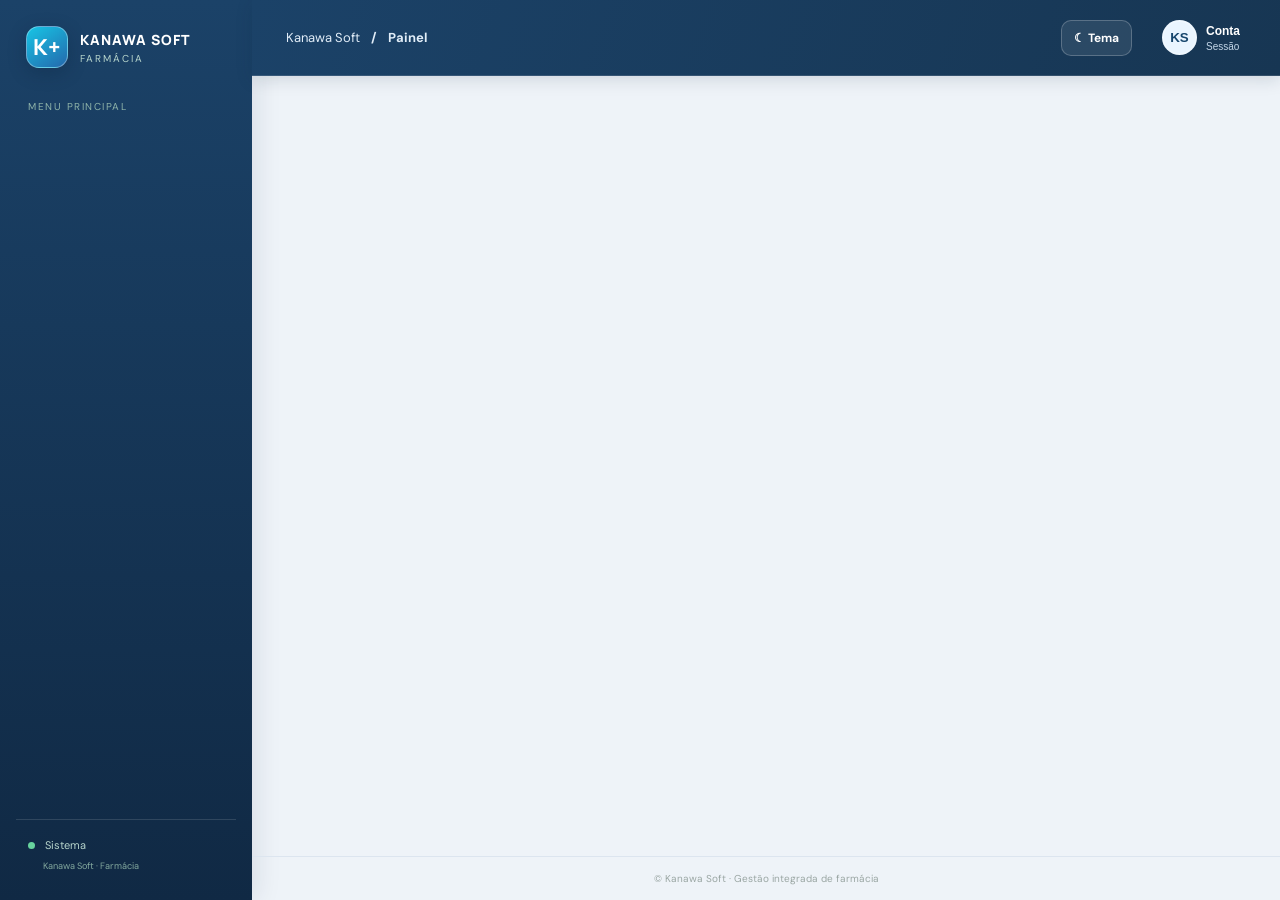
<file: frontend/index.html>
<!doctype html>
<html lang="pt">
<head>
  <meta charset="utf-8">
  <meta name="viewport" content="width=device-width, initial-scale=1">
  <meta name="theme-color" content="#123b35">
  <title>Kanawa Soft Farmácia PRO</title>
  <link rel="stylesheet" href="styles.css">
  <link rel="stylesheet" href="saas.css">
  <link rel="stylesheet" href="auth.css">
</head>
<body>
  <div class="app-shell">
    <aside class="sidebar" id="sidebar">
      <div class="brand">
        <div class="brand-mark">K+</div>
        <div><strong>KANAWA SOFT</strong><small>FARMÁCIA</small></div>
      </div>
      <div class="side-caption">MENU PRINCIPAL</div>
      <nav id="navigation" aria-label="Navegação principal"></nav>
      <div class="sidebar-footer">
        <span class="status-dot"></span> Sistema
        <small>Kanawa Soft · Farmácia</small>
      </div>
    </aside>

    <main class="main">
      <header class="topbar">
        <button class="icon-btn mobile-menu" id="menuToggle" aria-label="Abrir menu">☰</button>
        <div class="breadcrumb"><span>Kanawa Soft</span><b>/</b><strong id="pageTitle">Painel</strong></div>
        <div class="top-actions">
          <span class="today" id="today"></span>
          <button class="theme-toggle" id="themeToggle" type="button" aria-label="Alternar tema">☾ Tema</button>
          <button class="user-chip" id="userButton"><span class="avatar">KS</span><span><b>Conta</b><small>Sessão</small></span></button>
        </div>
      </header>
      <section class="content" id="content" aria-live="polite"></section>
      <footer class="app-footer">© <span id="year"></span> Kanawa Soft · Gestão integrada de farmácia</footer>
    </main>
  </div>
  <div class="toast-region" id="toastRegion" aria-live="polite"></div>
  <dialog id="recordDialog" class="record-dialog">
    <form id="recordForm" method="dialog">
      <div class="dialog-head"><div><small id="dialogEyebrow">REGISTO</small><h2 id="dialogTitle">Novo registo</h2></div><button class="icon-btn" type="button" id="closeDialog">✕</button></div>
      <div class="form-grid" id="formFields"></div>
      <div class="dialog-actions"><button type="button" class="btn btn-light" id="cancelDialog">Cancelar</button><button class="btn btn-primary" type="submit">Guardar registo</button></div>
    </form>
  </dialog>
  <style>
    .auth-gate{position:fixed;inset:0;z-index:9999;display:grid;place-items:center;padding:24px;background:#f3f6f5;font-family:Arial,sans-serif}
    .auth-card{width:min(100%,420px);background:#fff;border:1px solid #e1e9e6;border-radius:18px;padding:30px;box-shadow:0 18px 60px #173d3518}
    .auth-brand{font-weight:800;letter-spacing:.08em;color:#123b35}.auth-card h1{font-size:24px;margin:22px 0 8px;color:#173d35}.auth-card p{color:#66756f;line-height:1.5}
    .auth-field{display:block;margin:16px 0}.auth-field span{display:block;font-size:13px;font-weight:700;margin-bottom:7px;color:#344b43}.auth-field input{box-sizing:border-box;width:100%;padding:13px;border:1px solid #ccd8d3;border-radius:9px;font:inherit}
    .auth-submit{width:100%;padding:13px;border:0;border-radius:9px;background:#123b35;color:white;font-weight:700;cursor:pointer;margin-top:8px}.auth-link{border:0;background:none;color:#176b59;text-decoration:underline;cursor:pointer;padding:12px 0}.auth-message{min-height:22px;font-size:13px;color:#a33}.auth-note{font-size:12px;color:#7b8983;margin-top:18px}
  </style>
  <script type="module">
    import './supabase.js';

    const themeButton = document.getElementById('themeToggle');
    const savedTheme = localStorage.getItem('kanawa-theme') || 'light';
    document.documentElement.dataset.theme = savedTheme;
    const paintThemeButton = () => {
      if (themeButton) themeButton.textContent = document.documentElement.dataset.theme === 'dark' ? '☀ Tema' : '☾ Tema';
    };
    paintThemeButton();
    themeButton?.addEventListener('click', () => {
      const next = document.documentElement.dataset.theme === 'dark' ? 'light' : 'dark';
      document.documentElement.dataset.theme = next;
      localStorage.setItem('kanawa-theme', next);
      paintThemeButton();
    });

    const sb = window.KANAWA_SUPABASE;
    const shell = document.querySelector('.app-shell');
    let appLoaded = false;
    let authInProgress = false;

    shell.hidden = true;
    const gate = document.createElement('main');
    gate.className = 'auth-gate';
    gate.innerHTML = `
      <section class="auth-card">
        <div class="auth-brand"><span class="auth-mark">K+</span><span>KANAWA SOFT<small>FARMÁCIA PRO</small></span></div>
        <div class="auth-kicker">ÁREA RESERVADA</div>
        <h1 id="authTitle">Bem-vindo de volta</h1>
        <p id="authDescription">Entre com as credenciais da sua empresa para aceder ao sistema.</p>
        <div class="auth-alert info" role="note"><b>Antes de entrar</b><span>Utilize o e-mail registado. O acesso depende da aprovação da empresa e das permissões atribuídas.</span></div>
        <form id="authForm" novalidate>
          <label class="auth-field"><span>E-mail profissional</span><input id="authEmail" type="email" autocomplete="username" required placeholder="nome@empresa.com" aria-describedby="emailHelp"><small id="emailHelp">Exemplo: administrador@empresa.com</small></label>
          <label class="auth-field"><span>Palavra-passe</span><input id="authPassword" type="password" autocomplete="current-password" required placeholder="Introduza a sua palavra-passe" aria-describedby="passwordHelp"><small id="passwordHelp">A palavra-passe é privada. Nunca a partilhe com terceiros.</small></label>
          <button class="auth-submit" id="authSubmit" type="submit">Entrar na plataforma</button>
        </form>
        <button class="auth-link" id="forgotPassword" type="button">Esqueci-me da palavra-passe</button>
        <div class="auth-message" id="authMessage" role="status" aria-live="polite"></div>
        <div class="auth-note">Protecção de conta activa: os dados só são apresentados aos utilizadores autorizados da respectiva empresa.</div>
        <div class="auth-register">Ainda não tem conta? <a href="./adesao.html">Criar conta e registar empresa</a></div>
        <div class="auth-footer">KANAWA SOFT · Plataforma empresarial</div>
      </section>`;
    document.body.append(gate);

    const message = (value, ok=false) => {
      const el = document.getElementById('authMessage');
      el.textContent = value;
      el.style.color = ok ? '#176b59' : '#a33';
    };
    const setBusy = (busy, label='A validar…') => {
      const button = document.getElementById('authSubmit');
      button.disabled = busy;
      button.textContent = busy ? label : 'Entrar na plataforma';
      document.getElementById('authEmail').disabled = busy;
      document.getElementById('authPassword').disabled = busy;
    };
    const explainAuthError = error => {
      const code = error?.code || error?.name || '';
      const raw = String(error?.message || '').toLowerCase();
      if (code === 'invalid_credentials' || raw.includes('invalid login credentials') || raw.includes('invalid_credentials')) {
        return 'Não foi possível validar o acesso. Confirme o e-mail e a palavra-passe. Se ainda não tem conta, utilize “Criar conta e registar empresa”.';
      }
      if (raw.includes('fetch') || raw.includes('network') || raw.includes('failed to fetch')) {
        return 'Não foi possível contactar o servidor de autenticação. Verifique a Internet e tente novamente.';
      }
      if (raw.includes('email not confirmed')) return 'O e-mail ainda não foi confirmado. Abra a mensagem enviada para a sua caixa de correio.';
      if (raw.includes('too many requests')) return 'Foram feitas várias tentativas. Aguarde alguns minutos e volte a tentar.';
      return 'Ocorreu um erro ao iniciar sessão. Verifique os dados e tente novamente ou contacte o suporte.';
    };

    async function loadPanel(path) {
      if (appLoaded) return;
      message('Acesso confirmado. A carregar os módulos e os dados…', true);
      const script = document.createElement('script');
      script.src = path;
      script.onload = () => {
        appLoaded = true;
        message('Painel carregado.', true);
      };
      script.onerror = () => {
        appLoaded = false;
        shell.hidden = true;
        gate.hidden = false;
        message('A autenticação foi aceite, mas não foi possível carregar o painel. Actualize a página e tente novamente.');
        script.remove();
      };
      document.body.append(script);
    }

    async function reveal(session) {
      if (!session?.user?.id) {
        shell.hidden = true;
        gate.hidden = false;
        return;
      }

      message('Conta autenticada. A consultar as permissões no banco de dados…', true);
      try {
        // Primeiro: confirmar se o utilizador pertence à administração central.
        const { data: admin, error: adminError } = await sb
          .from('platform_admins')
          .select('user_id')
          .eq('user_id', session.user.id)
          .maybeSingle();

        if (adminError) throw new Error('Falha ao consultar permissões de administrador: ' + adminError.message);

        let panelPath = './saas.js';
        let accessLabel = 'Super Administrador';

        if (!admin) {
          // Se não for administrador central, procurar uma associação activa a uma farmácia.
          const { data: memberships, error: memberError } = await sb
            .from('pharmacy_members')
            .select('pharmacy_id,role,status,pharmacies(id,name,status,currency_code,country_code)')
            .eq('user_id', session.user.id)
            .eq('status', 'active');

          if (memberError) throw new Error('Falha ao consultar a associação à farmácia: ' + memberError.message);

          const active = (memberships || []).filter(item =>
            item.pharmacies && item.pharmacies.status === 'active'
          );

          if (active.length === 0) {
            shell.hidden = true;
            gate.hidden = false;
            message('A conta existe e a palavra-passe foi aceite, mas ainda não tem acesso atribuído a uma farmácia activa. Peça ao administrador para associar esta conta.');
            return;
          }

          if (active.length > 1) {
            shell.hidden = true;
            gate.hidden = false;
            message('A conta está associada a mais de uma farmácia. É necessário seleccionar a unidade antes de abrir o sistema.');
            return;
          }

          window.KANAWA_PHARMACY_CONTEXT = active[0];
          panelPath = './app.js';
          accessLabel = String(active[0].role || 'utilizador').replaceAll('_', ' ');
        }

        const userButton = document.getElementById('userButton');
        if (userButton) {
          userButton.querySelector('b').textContent = session.user.email || 'Utilizador';
          userButton.querySelector('small').textContent = accessLabel;
        }

        gate.hidden = true;
        shell.hidden = false;
        await loadPanel(panelPath);
      } catch (error) {
        console.error('[KANAWA AUTH] Erro ao validar o acesso:', error);
        shell.hidden = true;
        gate.hidden = false;
        message(error.message || 'A conta foi autenticada, mas não foi possível consultar as permissões no banco de dados.');
      }
    }

    document.getElementById('authForm').addEventListener('submit', async event => {
      event.preventDefault();
      if (authInProgress) return;
      authInProgress = true;
      setBusy(true);
      message('A verificar o e-mail e a palavra-passe no servidor…', true);

      try {
        if (!sb) throw new Error('O cliente Supabase não foi inicializado. Verifique a ligação do sistema.');

        const email = document.getElementById('authEmail').value.trim();
        const password = document.getElementById('authPassword').value;
        const { data, error } = await sb.auth.signInWithPassword({ email, password });

        if (error) throw error;
        if (!data?.session?.user?.id) {
          throw new Error('O servidor não devolveu uma sessão válida. Termine e tente novamente.');
        }

        await reveal(data.session);
      } catch (error) {
        console.error('[KANAWA AUTH] Falha no login:', error);
        message(explainAuthError(error));
      } finally {
        authInProgress = false;
        setBusy(false);
      }
    });

    document.getElementById('forgotPassword').addEventListener('click', async () => {
      const email = document.getElementById('authEmail').value.trim();
      if (!email) {
        message('Introduza primeiro o seu e-mail.');
        return;
      }
      message('A enviar pedido de recuperação…', true);
      try {
        const { error } = await sb.auth.resetPasswordForEmail(email, {
          redirectTo: 'https://farmacia.kanawasoft.shop/'
        });
        message(error ? explainAuthError(error) : 'Se a conta puder recuperar a palavra-passe, receberá um e-mail com as instruções.', !error);
      } catch (error) {
        message(explainAuthError(error));
      }
    });

    // Não fazer consultas à base de dados dentro do callback Auth.
    // O login e a validação de permissões são controlados pelo formulário acima.
    sb?.auth.onAuthStateChange(event => {
      if (event === 'SIGNED_OUT') {
        shell.hidden = true;
        gate.hidden = false;
        appLoaded = false;
        window.KANAWA_PHARMACY_CONTEXT = null;
      }
    });

    // Restaurar uma sessão anterior sem competir com um login iniciado pelo utilizador.
    try {
      const { data, error } = await sb.auth.getSession();
      if (error) throw error;
      if (data.session) await reveal(data.session);
    } catch (error) {
      console.error('[KANAWA AUTH] Não foi possível restaurar a sessão:', error);
      message('Não foi possível verificar a sessão guardada. Entre novamente com o seu e-mail e palavra-passe.');
    }
  </script>
</body>
</html>

<!-- KANAWA deployment verification: login and onboarding refresh 2026-11-19 -->
</file>
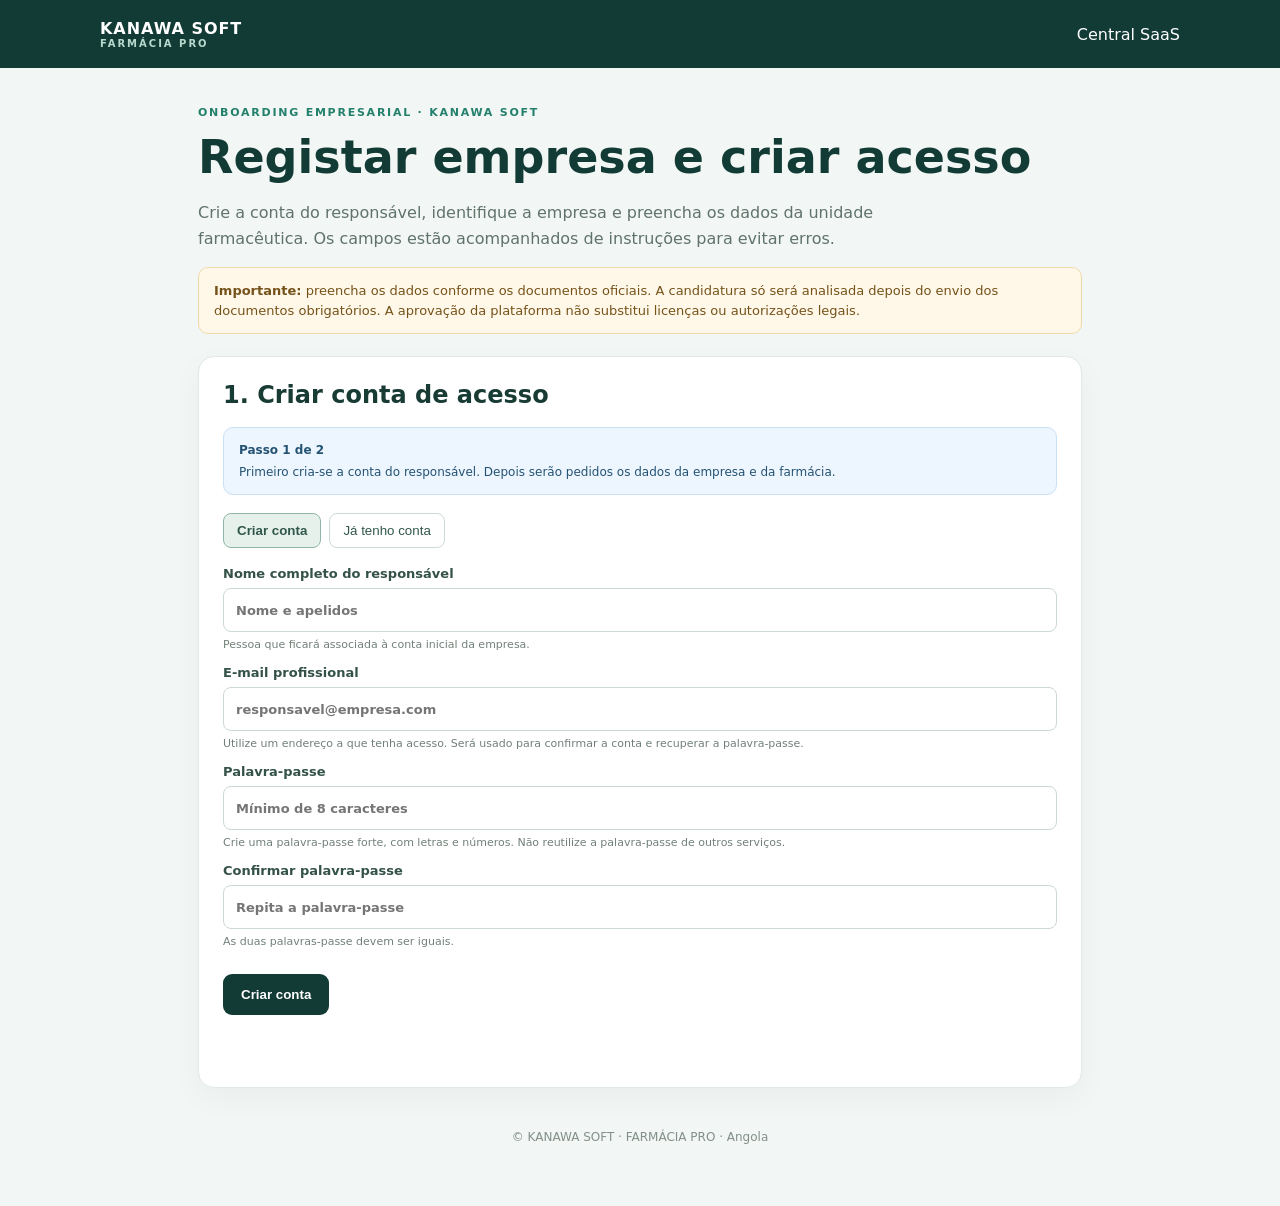
<file: frontend/adesao.html>
<!doctype html>
<html lang="pt-AO">
<head>
  <meta charset="utf-8">
  <meta name="viewport" content="width=device-width, initial-scale=1">
  <meta name="theme-color" content="#123b35">
  <title>Registo de Empresa · KANAWA SOFT</title>
  <link rel="stylesheet" href="./adesao.css">
</head>
<body>
  <header class="top"><a class="brand" href="./index.html">KANAWA SOFT <span>FARMÁCIA PRO</span></a><a href="./index.html">Central SaaS</a></header>
  <main class="wrap">
    <section class="intro"><p class="eyebrow">ONBOARDING EMPRESARIAL · KANAWA SOFT</p><h1>Registar empresa e criar acesso</h1><p>Crie a conta do responsável, identifique a empresa e preencha os dados da unidade farmacêutica. Os campos estão acompanhados de instruções para evitar erros.</p><div class="notice"><b>Importante:</b> preencha os dados conforme os documentos oficiais. A candidatura só será analisada depois do envio dos documentos obrigatórios. A aprovação da plataforma não substitui licenças ou autorizações legais.</div></section>
    <section class="panel" id="authPanel">
      <h2>1. Criar conta de acesso</h2><div class="form-alert info"><b>Passo 1 de 2</b><span>Primeiro cria-se a conta do responsável. Depois serão pedidos os dados da empresa e da farmácia.</span></div><div class="tabs"><button type="button" class="tab active" data-mode="signup">Criar conta</button><button type="button" class="tab" data-mode="login">Já tenho conta</button></div>
      <form id="authForm">
        <label id="nameWrap">Nome completo do responsável<input id="fullName" autocomplete="name" required placeholder="Nome e apelidos"><small class="field-help">Pessoa que ficará associada à conta inicial da empresa.</small></label>
        <label>E-mail profissional<input id="email" type="email" autocomplete="email" required placeholder="responsavel@empresa.com"><small class="field-help">Utilize um endereço a que tenha acesso. Será usado para confirmar a conta e recuperar a palavra-passe.</small></label>
        <label>Palavra-passe<input id="password" type="password" minlength="8" autocomplete="new-password" required placeholder="Mínimo de 8 caracteres"><small class="field-help">Crie uma palavra-passe forte, com letras e números. Não reutilize a palavra-passe de outros serviços.</small></label><label id="confirmPasswordWrap">Confirmar palavra-passe<input id="confirmPassword" type="password" minlength="8" autocomplete="new-password" placeholder="Repita a palavra-passe"><small class="field-help">As duas palavras-passe devem ser iguais.</small></label>
        <button class="primary" id="authSubmit">Criar conta</button>
      </form><p class="message" id="authMessage" role="status"></p>
    </section>
    <section class="panel hidden" id="companyPanel">
      <div class="panel-head"><div><h2>2. Identificação e dados da empresa</h2><p>Preencha os dados exactamente como constam nos documentos oficiais.</p><div class="form-alert warning"><b>Verifique antes de enviar</b><span>Nome, NIF, morada e dados do representante devem corresponder aos documentos legais. Os campos marcados como obrigatórios não podem ficar vazios.</span></div></div><button id="logout" class="secondary" type="button">Terminar sessão</button></div>
      <form id="companyForm">
        <h3>Identificação empresarial</h3>
        <div class="grid">
          <label>Razão social<input name="legal_name" required placeholder="Denominação legal registada"><small class="field-help">Nome oficial que consta da certidão comercial.</small></label>
          <label>Nome comercial da farmácia<input name="trade_name" required placeholder="Nome usado pela farmácia"><small class="field-help">Nome que será apresentado no sistema e nos documentos internos.</small></label>
          <label>NIF<input name="nif" required placeholder="Número de identificação fiscal"><small class="field-help">Introduza o número fiscal da empresa, sem espaços desnecessários.</small></label>
          <label>Forma jurídica<select name="legal_form"><option value="">Seleccionar</option><option>Empresário em nome individual</option><option>Sociedade por quotas</option><option>Sociedade anónima</option><option>Outra</option></select></label>
          <label>Província<select name="province" required><option value="">Seleccionar</option><option>Luanda</option><option>Bengo</option><option>Benguela</option><option>Bié</option><option>Cabinda</option><option>Cuando</option><option>Cuanza Norte</option><option>Cuanza Sul</option><option>Cubango</option><option>Cunene</option><option>Huambo</option><option>Huíla</option><option>Icolo e Bengo</option><option>Lunda Norte</option><option>Lunda Sul</option><option>Malanje</option><option>Moxico</option><option>Moxico Leste</option><option>Namibe</option><option>Uíge</option><option>Zaire</option></select></label>
          <label>Município<input name="municipality" required placeholder="Município onde funciona"><small class="field-help">Indique o município correspondente à morada da unidade.</small></label>
          <label class="wide">Endereço completo<input name="address" required placeholder="Rua, número, bairro e referência"><small class="field-help">Inclua referências que facilitem a identificação do estabelecimento.</small></label>
          <label>Telefone<input name="phone" type="tel" required placeholder="+244 9XX XXX XXX"><small class="field-help">Contacto activo para esclarecimentos sobre a candidatura.</small></label>
          <label>E-mail de contacto<input name="contact_email" type="email" required placeholder="geral@empresa.com"><small class="field-help">E-mail institucional ou contacto oficial da empresa.</small></label>
        </div>
        <h3>Representante legal</h3><div class="grid">
          <label>Nome do representante<input name="representative_name" required placeholder="Nome completo"><small class="field-help">Pessoa legalmente responsável pela empresa.</small></label>
          <label>N.º do Bilhete de Identidade<input name="representative_bi" required placeholder="Número conforme o documento"><small class="field-help">Confirme os caracteres antes de guardar.</small></label>
        </div>
        <h3>Licenciamento e responsável técnico</h3><div class="grid">
          <label>N.º do alvará/licença da farmácia<input name="pharmacy_license_number" required></label>
          <label>Director técnico / farmacêutico responsável<input name="technical_director_name" required></label>
          <label>Registo ou licença profissional<input name="technical_director_license" required></label>
        </div>
        <h3>Documentos da empresa</h3>
        <p class="hint">Anexe separadamente os cinco grupos mínimos: Certidão comercial, Cartão de contribuinte/NIF, Alvará ou licença, BI do representante e documento do director técnico. Seleccione um tipo, carregue o ficheiro e guarde; repita para cada tipo. PDF, JPG ou PNG até 15 MB. O armazenamento é privado. A lista deve ser validada com a autoridade competente e pode exigir documentos adicionais.</p>
        <div class="grid">
          <label>Tipo de documento<select id="documentType"><option value="Certidão comercial">Certidão comercial</option><option value="Cartão de contribuinte / NIF">Cartão de contribuinte / NIF</option><option value="Alvará ou licença">Alvará ou licença</option><option value="BI do representante">BI do representante</option><option value="Documento do director técnico">Documento do director técnico</option><option value="Outro documento">Outro documento</option></select></label>
          <label>Ficheiros<input id="documents" type="file" multiple accept=".pdf,.jpg,.jpeg,.png,application/pdf,image/jpeg,image/png"></label>
        </div>
        <h3>Esclarecimentos adicionais</h3><label class="notes-label">Informações ou dúvidas para a equipa de análise<textarea name="applicant_notes" rows="4" maxlength="3000" placeholder="Indique qualquer informação adicional, dificuldade ou dúvida sobre os campos e documentos."></textarea><small class="field-help">Opcional. Não introduza palavras-passe nem dados bancários.</small></label>
      <button class="primary" id="saveCompany">Guardar candidatura e enviar documentos</button>
      </form>
      <p class="message" id="companyMessage" role="status"></p>
    </section>
    <footer>© <span id="year"></span> KANAWA SOFT · FARMÁCIA PRO · Angola</footer>
  </main>
  <script type="module" src="./adesao.js"></script>
</body>
</html>
</file>
<file: frontend/styles.css>
@import url('https://fonts.googleapis.com/css2?family=DM+Sans:wght@400;500;600;700&family=Manrope:wght@500;600;700;800&display=swap');
:root{--green:#123b35;--green2:#1d6255;--mint:#e8f4ef;--ink:#172b28;--muted:#73817e;--line:#e5ece9;--bg:#f5f8f7;--white:#fff;--orange:#e79a43;--red:#c94b4b;--shadow:0 10px 30px rgba(22,55,48,.07)}
*{box-sizing:border-box}body{margin:0;background:var(--bg);color:var(--ink);font-family:'DM Sans',sans-serif;font-size:14px}.app-shell{min-height:100vh;display:flex}.sidebar{width:252px;background:var(--green);color:#fff;padding:24px 16px;display:flex;flex-direction:column;flex-shrink:0}.brand{display:flex;align-items:center;gap:12px;padding:2px 10px 32px}.brand-mark{height:42px;width:42px;border-radius:13px;background:#d7f1e5;color:var(--green);display:grid;place-items:center;font:800 22px Manrope}.brand strong{display:block;font:800 14px Manrope;letter-spacing:.7px}.brand small{display:block;color:#b7d5cc;font-size:10px;letter-spacing:2px;margin-top:3px}.side-caption{font-size:10px;letter-spacing:1.5px;color:#8fb4a9;padding:0 12px 12px}#navigation{display:grid;gap:5px}.nav-item{width:100%;border:0;background:transparent;color:#c9ded8;text-align:left;padding:11px 12px;border-radius:9px;display:flex;align-items:center;gap:12px;cursor:pointer;font:500 13px 'DM Sans'}.nav-item:hover,.nav-item.active{background:#25564d;color:#fff}.nav-icon{width:20px;text-align:center;font-size:16px}.sidebar-footer{margin-top:auto;padding:18px 12px 4px;color:#b7d5cc;font-size:11px;border-top:1px solid #ffffff20}.sidebar-footer small{display:block;margin:8px 0 0 15px;color:#83a99e}.status-dot{display:inline-block;width:7px;height:7px;background:#67d39e;border-radius:50%;margin-right:7px}.main{min-width:0;flex:1;display:flex;flex-direction:column}.topbar{height:76px;background:#fff;border-bottom:1px solid var(--line);display:flex;align-items:center;justify-content:space-between;padding:0 34px;position:sticky;top:0;z-index:5}.breadcrumb{display:flex;align-items:center;gap:11px;color:#96a29f;font-size:13px}.breadcrumb strong{color:var(--ink);font-weight:700}.top-actions{display:flex;align-items:center;gap:24px}.today{color:var(--muted);font-size:12px}.user-chip{display:flex;align-items:center;gap:9px;background:none;border:0;text-align:left;color:var(--ink);cursor:pointer}.user-chip b,.user-chip small{display:block}.user-chip b{font-size:12px}.user-chip small{color:var(--muted);font-size:10px;margin-top:3px}.avatar{width:35px;height:35px;border-radius:50%;background:var(--mint);color:var(--green2);display:grid;place-items:center;font-weight:700}.content{padding:30px 34px;flex:1;max-width:1600px;width:100%;margin:0 auto}.app-footer{text-align:center;color:#9aa6a3;font-size:10px;padding:15px;border-top:1px solid var(--line)}.page-head{display:flex;justify-content:space-between;align-items:flex-start;gap:18px;margin-bottom:24px}.eyebrow{color:var(--green2);font-size:10px;font-weight:700;letter-spacing:1.4px}.page-head h1{font:800 25px Manrope;margin:6px 0}.page-head p{color:var(--muted);margin:0}.btn{border:0;border-radius:9px;padding:10px 15px;font:700 12px 'DM Sans';cursor:pointer;display:inline-flex;align-items:center;gap:8px}.btn-primary{background:var(--green2);color:#fff}.btn-primary:hover{background:var(--green)}.btn-light{background:#eef4f1;color:#35574f}.btn-danger{background:#fff0ef;color:var(--red)}.stats-grid{display:grid;grid-template-columns:repeat(4,minmax(0,1fr));gap:15px;margin-bottom:22px}.stat-card,.panel,.table-card{background:#fff;border:1px solid var(--line);border-radius:13px;box-shadow:var(--shadow)}.stat-card{padding:18px}.stat-top{display:flex;justify-content:space-between;color:var(--muted);font-size:11px}.stat-icon{width:32px;height:32px;background:var(--mint);color:var(--green2);border-radius:9px;display:grid;place-items:center;font-size:16px}.stat-value{font:800 23px Manrope;margin:12px 0 4px}.stat-note{font-size:10px;color:var(--muted)}.dashboard-grid{display:grid;grid-template-columns:1.35fr 1fr;gap:16px}.panel{padding:19px}.panel-head{display:flex;justify-content:space-between;align-items:center;margin-bottom:15px}.panel h3{font:700 14px Manrope;margin:0}.panel-sub{font-size:11px;color:var(--muted)}.quick-grid{display:grid;grid-template-columns:repeat(3,1fr);gap:10px}.quick-action{padding:14px;border:1px solid var(--line);border-radius:10px;background:#fff;text-align:left;cursor:pointer}.quick-action:hover{border-color:#9bc9b9;background:#f8fcfa}.quick-action span{font-size:19px;display:block;margin-bottom:10px}.quick-action b{font-size:11px;display:block}.quick-action small{font-size:10px;color:var(--muted)}.alert-row,.activity-row{display:flex;justify-content:space-between;align-items:center;padding:12px 0;border-bottom:1px solid #eff3f1}.alert-row:last-child,.activity-row:last-child{border:0}.alert-row b,.activity-row b{font-size:11px}.alert-row small,.activity-row small{display:block;color:var(--muted);font-size:10px;margin-top:4px}.pill{display:inline-block;padding:5px 8px;border-radius:20px;background:#fff4e5;color:#9a641e;font-size:10px;font-weight:700}.pill.green{background:#e8f6ef;color:#26754f}.pill.red{background:#fff0ef;color:#b83f3f}.toolbar{display:flex;align-items:center;justify-content:space-between;gap:12px;margin-bottom:14px}.search{width:min(340px,100%);padding:10px 12px;border:1px solid var(--line);border-radius:9px;background:#fff;font:12px 'DM Sans';outline:none}.search:focus,input:focus,select:focus,textarea:focus{border-color:#78b5a0;box-shadow:0 0 0 3px #78b5a022}.table-card{overflow:hidden}.table-wrap{overflow:auto}table{border-collapse:collapse;width:100%;white-space:nowrap}th{text-align:left;background:#f8faf9;color:#82908c;font-size:10px;text-transform:uppercase;letter-spacing:.6px;padding:13px 16px}td{padding:13px 16px;border-top:1px solid #edf1ef;font-size:11px}td strong{font-size:11px}.empty{text-align:center;padding:35px;color:var(--muted)}.row-actions{display:flex;gap:6px}.mini-btn{border:1px solid var(--line);background:#fff;border-radius:6px;padding:5px 8px;font-size:10px;cursor:pointer;color:#49625b}.mini-btn:hover{background:var(--mint)}.record-dialog{border:0;border-radius:16px;padding:0;width:min(640px,calc(100% - 28px));box-shadow:0 24px 90px #102a2440}.record-dialog::backdrop{background:#102a2480;backdrop-filter:blur(3px)}.record-dialog form{padding:24px}.dialog-head{display:flex;justify-content:space-between;align-items:flex-start;margin-bottom:22px}.dialog-head h2{font:800 20px Manrope;margin:5px 0}.dialog-head small{font-size:9px;color:var(--green2);letter-spacing:1.3px;font-weight:700}.icon-btn{border:0;background:#f0f5f2;border-radius:8px;width:34px;height:34px;cursor:pointer}.form-grid{display:grid;grid-template-columns:1fr 1fr;gap:14px}.field{display:grid;gap:6px}.field.full{grid-column:1/-1}.field label{font-size:11px;font-weight:700;color:#53635e}.field input,.field select,.field textarea{width:100%;padding:10px;border:1px solid var(--line);border-radius:8px;font:12px 'DM Sans';background:#fff;outline:none}.dialog-actions{display:flex;justify-content:flex-end;gap:9px;margin-top:23px}.toast-region{position:fixed;right:20px;bottom:20px;z-index:20;display:grid;gap:8px}.toast{background:#173f37;color:white;padding:12px 16px;border-radius:9px;box-shadow:var(--shadow);font-size:12px;animation:pop .2s ease}@keyframes pop{from{transform:translateY(8px);opacity:0}to{transform:none;opacity:1}}.mobile-menu{display:none}.notice{background:#fff8e9;border:1px solid #f3dfb8;color:#76551d;padding:13px 15px;border-radius:10px;font-size:11px;margin-bottom:18px}.report-grid{display:grid;grid-template-columns:repeat(2,1fr);gap:15px}.report-box{padding:18px;background:#fff;border:1px solid var(--line);border-radius:12px}.report-box h3{font:700 13px Manrope;margin:0 0 10px}.report-box p{color:var(--muted);font-size:11px;line-height:1.6}
@media(max-width:1000px){.stats-grid{grid-template-columns:repeat(2,1fr)}.dashboard-grid{grid-template-columns:1fr}.content{padding:24px}.topbar{padding:0 24px}}
@media(max-width:700px){.sidebar{position:fixed;z-index:10;left:-270px;top:0;bottom:0;transition:left .2s}.sidebar.open{left:0}.mobile-menu{display:block}.topbar{height:64px;padding:0 14px}.today,.user-chip span:last-child{display:none}.content{padding:20px 14px}.page-head{align-items:flex-start;flex-direction:column}.stats-grid{gap:9px}.stat-card{padding:13px}.stat-value{font-size:19px}.quick-grid{grid-template-columns:repeat(2,1fr)}.form-grid,.report-grid{grid-template-columns:1fr}.field.full{grid-column:auto}.breadcrumb{font-size:11px}}


/* KANAWA SOFT Enterprise visual layer — navy / cyan, light + dark */
:root{
  --green:#173b5d;--green2:#23618e;--mint:#e8f2fb;--ink:#1d2b3d;
  --muted:#71839a;--line:#dce5ef;--bg:#eef3f8;--white:#fff;
  --orange:#f2a000;--red:#e5394f;--shadow:0 10px 28px rgba(19,48,78,.09);
  --navy:#193b5d;--navy-deep:#10243c;--cyan:#13b8d5;
}
body{background:var(--bg);color:var(--ink)}
.sidebar{background:linear-gradient(180deg,#1b4268,#102944);box-shadow:5px 0 24px #10243c18}
.brand-mark{background:linear-gradient(145deg,#17c5e5,#2469ad);color:#fff;border:1px solid #ffffff55;box-shadow:0 5px 18px #061b3540}
.brand strong{letter-spacing:1px}
.nav-item{border:1px solid transparent;border-radius:10px}
.nav-item:hover,.nav-item.active{background:#ffffff18;border-color:#ffffff25;box-shadow:inset 3px 0 #16c3df}
.nav-icon{color:#8ddff0}
.topbar{background:linear-gradient(110deg,#1b4268,#173653);color:#fff;border-bottom:1px solid #ffffff20;box-shadow:0 4px 16px #10243c22}
.breadcrumb,.breadcrumb strong,.today{color:#e1edf8}
.user-chip{color:#fff}.user-chip small{color:#c4d7e9}
.avatar{background:#eaf5ff;color:#17466d;border:2px solid #ffffff40}
.content{max-width:1800px}
.page-head h1{color:var(--ink)}
.eyebrow{color:#2384b7}
.btn-primary{background:linear-gradient(135deg,#23618e,#168eae);box-shadow:0 4px 12px #17658d22}
.btn-primary:hover{background:#17466d}
.stat-card,.panel,.table-card,.report-box{border-radius:15px;box-shadow:var(--shadow)}
.stat-card{border-left:4px solid #23618e;position:relative;overflow:hidden}
.stat-card:nth-child(4n+2){border-left-color:#347cff}
.stat-card:nth-child(4n+3){border-left-color:#f2a000}
.stat-card:nth-child(4n){border-left-color:#08b889}
.stat-icon{background:#e8f3fb;color:#23618e}
.quick-action{border-radius:11px;transition:transform .16s,border-color .16s,box-shadow .16s}
.quick-action:hover{transform:translateY(-2px);border-color:#70b9d4;box-shadow:0 8px 18px #1b52751a}
th{background:#eaf1f8;color:#60758d}
.pill.green{background:#e4f7ef;color:#087c59}
.icon-btn{background:#eaf1f8;color:#234c70}
.app-footer{background:transparent}
.theme-toggle{border:1px solid #ffffff38;background:#ffffff16;color:#fff;border-radius:10px;padding:9px 12px;font:700 12px 'DM Sans';cursor:pointer}
.theme-toggle:hover{background:#ffffff28}
.auth-gate{background:radial-gradient(circle at 15% 10%,#d7eafa,#eef3f8 55%,#dce8f3)!important}
.auth-card{border-color:#d4e1ed!important;box-shadow:0 20px 60px #163b5c20!important}
.auth-brand{color:#1b4268!important}
.auth-submit{background:linear-gradient(135deg,#1b4268,#168eae)!important}
@media(max-width:700px){.topbar{background:#173b5d}.sidebar{box-shadow:8px 0 28px #071a2c55}}
html[data-theme="dark"]{
  color-scheme:dark;
  --ink:#e5edf7;--muted:#9aabc0;--line:#30445c;--bg:#0e1728;--white:#1d2b3e;
  --mint:#203b55;--shadow:0 10px 28px rgba(0,0,0,.22);
}
html[data-theme="dark"] body{background:#0e1728;color:#e5edf7}
html[data-theme="dark"] .main{background:#0e1728}
html[data-theme="dark"] .topbar{background:linear-gradient(110deg,#1b4268,#142b45)}
html[data-theme="dark"] .stat-card,html[data-theme="dark"] .panel,html[data-theme="dark"] .table-card,html[data-theme="dark"] .report-box{background:#1d2b3e;border-color:#30445c;color:#e5edf7}
html[data-theme="dark"] .page-head h1,html[data-theme="dark"] .panel h3,html[data-theme="dark"] .stat-value{color:#e5edf7}
html[data-theme="dark"] .quick-action,html[data-theme="dark"] .search,html[data-theme="dark"] input,html[data-theme="dark"] select,html[data-theme="dark"] textarea{background:#142238;color:#e5edf7;border-color:#354b65}
html[data-theme="dark"] th{background:#172940;color:#a8bbd0}
html[data-theme="dark"] td{border-color:#30445c;color:#dce7f4}
html[data-theme="dark"] .btn-light,html[data-theme="dark"] .icon-btn{background:#263b54;color:#dce9f7}
html[data-theme="dark"] .record-dialog{background:#1d2b3e;color:#e5edf7}
html[data-theme="dark"] .field label{color:#c4d2e2}
html[data-theme="dark"] .app-footer{color:#8296ad;border-color:#30445c}
html[data-theme="dark"] .pill.green{background:#173f38;color:#79dfb5}
</file>
<file: frontend/saas.css>
/* Central SaaS Admin — Kanawa Soft */
.saas-kpi{font-variant-numeric:tabular-nums}
#content .report-grid{margin-top:18px}
#content .report-box{min-height:150px}
#content .panel{min-width:0}
#content .activity-row{gap:12px}
#content .activity-row>div{min-width:0}
#content .activity-row b{overflow-wrap:anywhere}
#content code{background:#eef4f1;padding:2px 5px;border-radius:4px}
@media(max-width:700px){#content .toolbar{align-items:stretch;flex-direction:column}#content .toolbar .search{width:100%}}
</file>
<file: frontend/auth.css>
.auth-gate{background:radial-gradient(circle at 15% 12%,#d8ebfa,#eef4f9 58%,#dce8f3)!important}.auth-card{width:min(100%,480px)!important;padding:34px!important;border-radius:22px!important}.auth-brand{display:flex;align-items:center;gap:12px;font-size:13px}.auth-brand small{display:block;font-size:9px;letter-spacing:.2em;margin-top:4px;color:#6e8497}.auth-mark{display:grid;place-items:center;width:46px;height:46px;border-radius:14px;background:linear-gradient(145deg,#17c5e5,#2469ad);color:#fff;font-size:19px}.auth-kicker{margin-top:28px;font-size:10px;font-weight:800;letter-spacing:.18em;color:#2582a9}.auth-card h1{margin:8px 0;font-size:27px}.auth-card>p{font-size:13px}.auth-alert{display:flex;flex-direction:column;gap:4px;padding:12px 14px;border-radius:10px;margin:18px 0;font-size:12px;line-height:1.5}.auth-alert.info{background:#edf6ff;border:1px solid #c9e0f5;color:#245273}.auth-field{margin:15px 0!important}.auth-field span{display:block}.auth-field input{margin-top:7px}.auth-field small{display:block;margin-top:5px;color:#758596;font-size:11px;line-height:1.4}.auth-submit{margin-top:14px!important;min-height:46px}.auth-submit:disabled{opacity:.6;cursor:wait}.auth-message{padding:7px 0;line-height:1.5}.auth-register{text-align:center;border-top:1px solid #e7edf3;padding-top:18px;margin-top:12px;font-size:12px;color:#64778b}.auth-register a{display:inline-block;color:#176d93;font-weight:800;margin-left:4px}.auth-footer{text-align:center;color:#93a2b1;font-size:10px;margin-top:24px}.auth-link{font-size:12px}@media(max-width:520px){.auth-card{padding:23px!important}.auth-card h1{font-size:23px}}
</file>
<file: frontend/adesao.css>
:root{font-family:Inter,system-ui,-apple-system,Segoe UI,sans-serif;color:#183b34;background:#f2f6f4;font-synthesis:none}*{box-sizing:border-box}body{margin:0}.top{height:68px;background:#123b35;color:#fff;display:flex;align-items:center;justify-content:space-between;padding:0 max(22px,calc((100% - 1080px)/2));}.top a{color:#fff;text-decoration:none}.brand{font-weight:850;letter-spacing:.06em}.brand span{display:block;font-size:10px;letter-spacing:.2em;color:#b7d8cc}.wrap{max-width:920px;margin:38px auto;padding:0 18px}.intro{margin-bottom:22px}.eyebrow{font-size:11px;font-weight:800;letter-spacing:.16em;color:#23806c}.intro h1{font-size:clamp(30px,5vw,46px);margin:8px 0;color:#123b35}.intro>p:not(.eyebrow){max-width:720px;color:#60736b;line-height:1.6}.notice{background:#fff8e8;border:1px solid #f0d9a9;color:#75521a;border-radius:10px;padding:13px 15px;font-size:13px;line-height:1.5}.panel{background:white;border:1px solid #e0e9e4;border-radius:16px;padding:24px;margin:18px 0;box-shadow:0 10px 32px #173d350a}.panel h2{margin:0 0 18px}.panel h3{font-size:15px;margin:25px 0 12px;padding-bottom:9px;border-bottom:1px solid #edf1ef}.panel-head{display:flex;align-items:center;justify-content:space-between;gap:12px}.panel-head p,.hint{color:#718078;font-size:13px;line-height:1.5}.tabs{display:flex;gap:8px;margin:12px 0 18px}.tab,.secondary{border:1px solid #cddbd4;background:#fff;color:#31574b;border-radius:8px;padding:9px 13px;cursor:pointer}.tab.active{background:#e6f1ec;border-color:#8fb7a5;font-weight:700}form label{display:block;font-size:13px;font-weight:650;color:#345248;margin:12px 0}input,select{display:block;width:100%;margin-top:7px;padding:12px;border:1px solid #ccd9d2;border-radius:8px;background:#fff;color:#183b34;font:inherit;min-height:44px}input:focus,select:focus{outline:2px solid #b3d9c9;border-color:#3e8a70}.grid{display:grid;grid-template-columns:repeat(2,minmax(0,1fr));gap:4px 16px}.wide{grid-column:1/-1}.primary{border:0;background:#123b35;color:#fff;padding:13px 18px;border-radius:9px;font-weight:750;cursor:pointer;margin-top:12px}.primary:disabled{opacity:.55;cursor:wait}.message{min-height:22px;font-size:13px;line-height:1.5;color:#a33}.message.ok{color:#176b59}.hidden{display:none}footer{text-align:center;color:#829088;font-size:12px;padding:24px}@media(max-width:620px){.grid{grid-template-columns:1fr}.wide{grid-column:auto}.panel{padding:17px}.panel-head{align-items:flex-start;flex-direction:column}.top{padding:0 18px}}
.field-help{display:block;margin-top:5px;color:#718078;font-size:11px;font-weight:400;line-height:1.45}.form-alert{display:flex;flex-direction:column;gap:4px;padding:13px 15px;border-radius:10px;margin:12px 0 18px;font-size:12px;line-height:1.5}.form-alert.info{background:#edf6ff;border:1px solid #c9e0f5;color:#245273}.form-alert.warning{background:#fff8e8;border:1px solid #f0d9a9;color:#75521a}.notes-label textarea{display:block;width:100%;margin-top:7px;padding:12px;border:1px solid #ccd9d2;border-radius:8px;font:inherit;resize:vertical}.notes-label textarea:focus{outline:2px solid #b3d9c9;border-color:#3e8a70}
</file>
